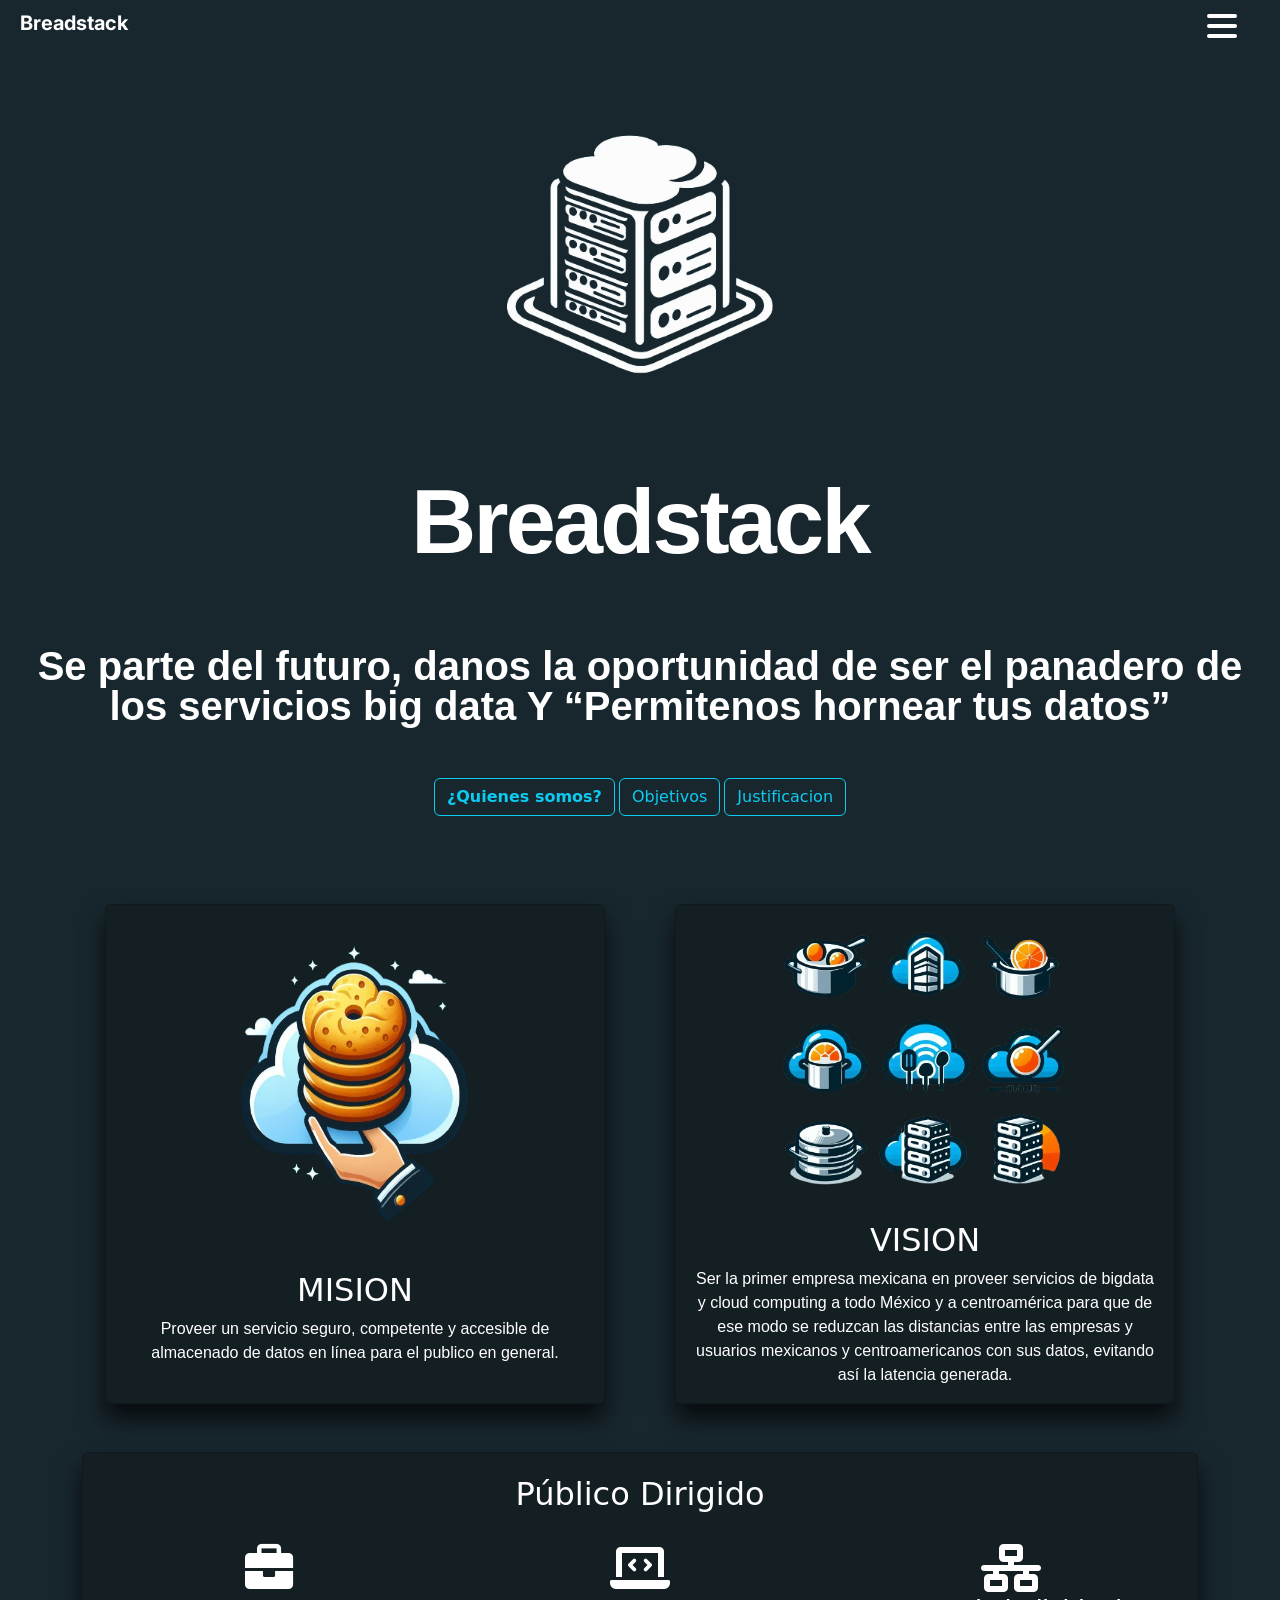
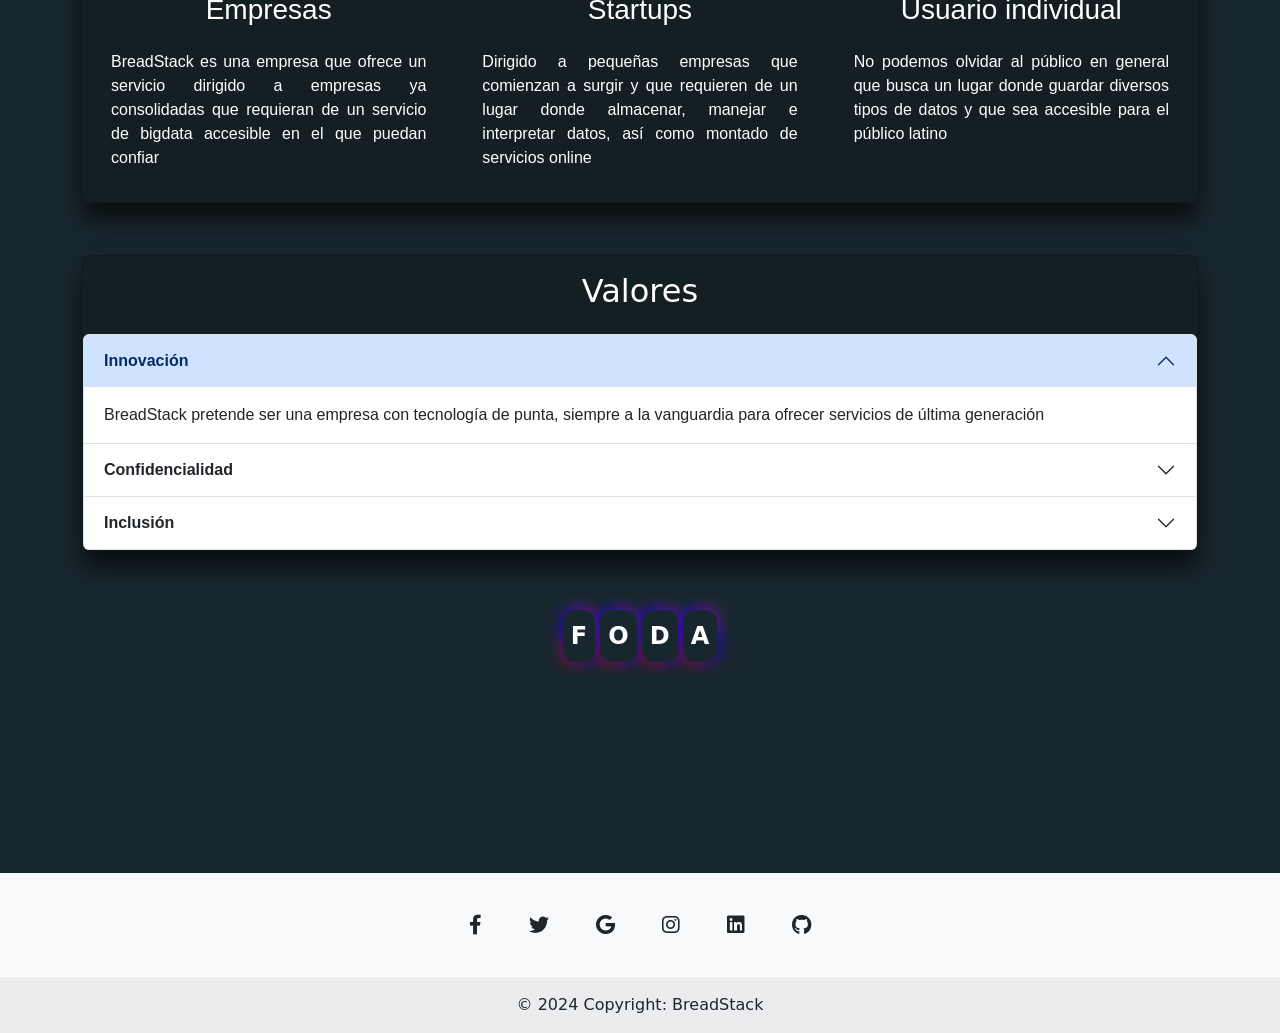
<file: index.html>
<!DOCTYPE html>
<html lang="es-mx">

<head>
    <meta charset="UTF-8">
    <meta name="viewport" content="width=device-width, initial-scale=1.0">
    <title>Breadstack</title>
    <link rel="stylesheet" href="Bootstrap/bootstrap-5.3.0-dist/css/bootstrap.min.css">
    <link rel="stylesheet" href="styles/style.css">
    <link rel="preconnect" href="https://fonts.googleapis.com">
    <link rel="preconnect" href="https://fonts.gstatic.com" crossorigin>
    <link href="https://fonts.googleapis.com/css2?family=Inter:wght@100..900&display=swap" rel="stylesheet">
    <link href="https://cdnjs.cloudflare.com/ajax/libs/font-awesome/6.0.0/css/all.min.css" rel="stylesheet" />

</head>

<body>
    <header id="cabezal" class="container-fluid text-center">
        <div class="row p-2">
            <div class="col text-start">
                <p class="par">Breadstack</p>
            </div>
            <div class="col text-end position-relative">
                <div class="boton" id="boton">
                    <div class="linea"></div>
                    <div class="linea"></div>
                    <div class="linea"></div>
                </div>
            </div>
        </div>
    </header>
    <aside id="lateral" class="position-absolute end-0 ">
        <div class="container text-center">
            <div class="row pt-4">
                <div class="col">
                    <p class="par">Integrantes</p>
                </div>
            </div>
            <div class="row pt-4">
                <div class="col pt-2">
                    <ul class="list">
                        <li class="list-item">
                            <p class="pList">Alejandro Cruz Cruz</p>
                        </li>
                        <li class="list-item">
                            <p class="pList">Anael Guadalupe Del Carpio Zenteno</p>
                        </li>
                        <li class="list-item">
                            <p class="pList">Brithaly Jasmín Hernández Ramírez</p>
                        </li>
                        <li class="list-item">
                            <p class="pList">Heber Jafet Álvarez Ramírez</p>
                        </li>
                        <li class="list-item">
                            <p class="pList">Daniel Rincón Lazos</p>
                        </li>
                    </ul>
                </div>
            </div>
        </div>
    </aside>
    <section id="sub-head" class="container-fluid text-center">
        <div class="row">
            <div class="col">
                <img id="logoImg" src="logos/logo.png" style="width: 100%;">
            </div>
        </div>
        <div class="row">
            <div class="col">
                <h1 id="pulso">Breadstack</h1>
                <p class="description">Se parte del futuro, danos la oportunidad de ser el panadero de los servicios big
                    data
                    Y
                    “Permitenos hornear tus datos”</p>
            </div>
        </div>
    </section>
    <main>
        <div class="container pt-4">
            <div class="container align-items-center p-2 d-flex justify-content-center">
                <p class="d-inline-flex gap-1">
                    <button type="button" class="btn btn-outline-info btn-rounded" data-bs-toggle="collapse"
                        data-bs-target="#multiCollapseExampleMain" aria-expanded="false"
                        aria-controls="multiCollapseExample2" data-mdb-ripple-init
                        data-mdb-ripple-color="dark"><strong>¿Quienes somos?</strong></button>
                    <button type="button" class="btn btn-outline-info btn-rounded" data-bs-toggle="collapse"
                        data-bs-target="#multiCollapseExample1" aria-expanded="false"
                        aria-controls="multiCollapseExample2" data-mdb-ripple-init
                        data-mdb-ripple-color="dark">Objetivos</button>
                    <button type="button" class="btn btn-outline-info btn-rounded" data-bs-toggle="collapse"
                        data-bs-target="#multiCollapseExample2" aria-expanded="false"
                        aria-controls="multiCollapseExample2" data-mdb-ripple-init
                        data-mdb-ripple-color="dark">Justificacion</button>
                </p>
            </div>
            <div class="collapse multi-collapse" id="multiCollapseExampleMain">
                <div class="card card-body justify-content-center p-2 formato">
                    BreadStack es una empresa dedicada a proveer un servicio de almacenado en nube y soluciones
                    de centro de datos.
                    Nuestro enfoque está en proporcionar infraestructura TI (tecnologías de información)
                    eficientes, escalables y accesibles que le permitan a nuestros clientes adaptarse a la nueva
                    era del bigdata.
                </div>
            </div>
            <div class="container p-2"></div>
            <div class="row d-flex justify-content-center">
                <div class="col">
                    <div class="collapse multi-collapse" id="multiCollapseExample1">
                        <div class="card card-body d-flex justify-content-center formato">
                            <h3>General</h3>
                            Ser una empresa competente en el ámbito de almacenado y manipulado de datos.
                        </div>
                    </div>
                </div>
                <div class="col">
                    <div class="collapse multi-collapse" id="multiCollapseExample1">
                        <div class="card card-body d-flex justify-content-center">
                            <h3>Específicos</h3>
                            Construir una empresa con infraestructura de calidad para ofrecer servicios de calidad.
                        </div>
                    </div>
                </div>
                <div class="col">
                    <div class="collapse multi-collapse" id="multiCollapseExample2">
                        <div class="card card-body d-flex justify-content-center formato">
                            La empresa BreadStack nace para abordar la falta de servicios tecnológicos en el sureste de
                            México y América Central, ofreciendo soluciones de calidad y baja latencia para quienes
                            buscan
                            una opción confiable y eficiente en la región.
                        </div>
                    </div>
                </div>
            </div>
        </div>
        <div class="container">
            <div class="row text-center d-flex justify-content-center align-items-center">
                <div class="col">
                    <div class="pt-5 d-flex justify-content-center">
                        <div class="card steal"
                            style="width:500px;height: 500px; display: flex; align-items: center; justify-content: center;">
                            <img src="imagenes-breadstack/one.png" class="card-img-top"
                                style="width:  300px;height: 350px;">
                            <div class="card-body">
                                <h2>MISION</h2>
                                <p class="card-text formato">Proveer un servicio seguro, competente y accesible de
                                    almacenado de
                                    datos en línea para el publico en general.</p>
                            </div>
                        </div>
                    </div>
                </div>
                <div class="col">
                    <div class="pt-5 d-flex justify-content-center">
                        <div class="card steal"
                            style="width:500px;height: 500px; display: flex; align-items: center; justify-content: center;">
                            <img src="imagenes-breadstack/two.png" class="card-img-top"
                                style="width: 300px; height: 350px;">
                            <div class="card-body">
                                <h2>VISION</h2>
                                <p class="card-text formato">Ser la primer empresa mexicana en proveer servicios de
                                    bigdata y
                                    cloud computing a todo México y a centroamérica para que de ese modo se reduzcan las
                                    distancias entre las empresas y usuarios mexicanos y centroamericanos con sus datos,
                                    evitando así la latencia generada.</p>
                            </div>
                        </div>
                    </div>
                </div>
            </div>
        </div>
    </main>
    <div class="container pt-3">
    </div>
    <div class="container p-3"></div>
    <div class="container">
        <div class="card steal" style="align-items: center;">
            <h2 id="header-info">Público Dirigido</h2>
            <div class="container text-center formato">
                <div class="row align-items-start">
                    <div class="col">
                        <div class="align-items-center">
                            <i class="fas fa-briefcase fa-3x"></i>
                            <h3>Empresas</h3>
                        </div>
                        <div class="card-body">
                            <p class="card-text" style="text-align: justify;">BreadStack es una empresa que ofrece un
                                servicio dirigido a empresas ya
                                consolidadas que
                                requieran de un servicio de bigdata accesible en el que puedan confiar </p>
                        </div>
                    </div>
                    <div class="col">
                        <div class="align-items-center">
                            <i class="fas fa-laptop-code fa-3x"></i>
                            <h3>Startups</h3>
                        </div>
                        <div class="card-body">
                            <p class="card-text" style="text-align: justify;">Dirigido a pequeñas empresas que comienzan
                                a surgir y que requieren de
                                un lugar donde
                                almacenar, manejar e interpretar datos, así como montado de servicios online</p>
                        </div>
                    </div>
                    <div class="col">
                        <div class="    align-items-center">
                            <i class="fas fa-network-wired fa-3x"></i>
                            <h3>Usuario individual</h3>
                        </div>
                        <div class="card-body">
                            <p class="card-text" style="text-align: justify;">No podemos olvidar al público en
                                general que busca un lugar donde
                                guardar diversos tipos de
                                datos y que sea accesible para el público latino
                            </p>
                        </div>
                    </div>
                </div>
            </div>
            <div class="container p-2"></div>
        </div>
    </div>
    <div class="separacion"></div>
    <div class="container">
        <div class="card steal">
            <div class="container p-3">
                <h2 style="text-align: center;">Valores</h2>
            </div>
            <div class="accordion formato" id="accordionExample">
                <div class="accordion-item">
                    <h2 class="accordion-header">
                        <button class="accordion-button" type="button" data-bs-toggle="collapse"
                            data-bs-target="#collapseOne" aria-expanded="true" aria-controls="collapseOne">
                            <strong>Innovación</strong>
                        </button>
                    </h2>
                    <div id="collapseOne" class="accordion-collapse collapse show" data-bs-parent="#accordionExample">
                        <div class="accordion-body">
                            BreadStack pretende ser una empresa con tecnología de punta, siempre a la vanguardia para
                            ofrecer servicios de última generación
                        </div>
                    </div>
                </div>
                <div class="accordion-item">
                    <h2 class="accordion-header">
                        <button class="accordion-button collapsed" type="button" data-bs-toggle="collapse"
                            data-bs-target="#collapseTwo" aria-expanded="false" aria-controls="collapseTwo">
                            <strong>Confidencialidad</strong>
                        </button>
                    </h2>
                    <div id="collapseTwo" class="accordion-collapse collapse" data-bs-parent="#accordionExample">
                        <div class="accordion-body">
                            La empresa se compromete a respetar la información que se almacenará en los servidores de
                            BreadStack, de este modo podemos asegurar un servicio seguro y confidencial para cada
                            cliente.
                        </div>
                    </div>
                </div>
                <div class="accordion-item">
                    <h2 class="accordion-header">
                        <button class="accordion-button collapsed" type="button" data-bs-toggle="collapse"
                            data-bs-target="#collapseThree" aria-expanded="false" aria-controls="collapseThree">
                            <strong>Inclusión</strong>
                        </button>
                    </h2>
                    <div id="collapseThree" class="accordion-collapse collapse" data-bs-parent="#accordionExample">
                        <div class="accordion-body">
                            La empresa se compromete a hacer que todas las instalaciones sean accesibles para todas las
                            personas sin importar sus condiciones.
                        </div>
                    </div>
                </div>
            </div>
        </div>
    </div>
    <div class="separacion"></div>
    <div class="container p-2">
        <div class="container d-flex justify-content-center">
            <p>
                <button class="btn btn-primary steel p-2" type="button" data-bs-toggle="collapse" id="magico"
                    data-bs-target="#collapseWidthExample" aria-expanded="false" aria-controls="collapseWidthExample">
                    <strong>F</strong>
                </button>
                <button class="btn btn-primary steel p-2" type="button" data-bs-toggle="collapse" id="magico"
                    data-bs-target="#collapseWidthExample1" aria-expanded="false" aria-controls="collapseWidthExample">
                    <strong>O</strong>
                </button>
                <button class="btn btn-primary steel p-2" type="button" data-bs-toggle="collapse" id="magico"
                    data-bs-target="#collapseWidthExample2" aria-expanded="false" aria-controls="collapseWidthExample">
                    <strong>D</strong>
                </button>
                <button class="btn btn-primary steel p-2" type="button" data-bs-toggle="collapse" id="magico"
                    data-bs-target="#collapseWidthExample3" aria-expanded="false" aria-controls="collapseWidthExample">
                    <strong>A</strong>
                </button>
            </p>
        </div>
        <div class="d-flex flex-column flex-md-row justify-content-center p-2">
            <div class="d-flex flex-column align-items-center mb-2 mb-md-0" style="min-height: 100px;">
                <div class="collapse collapse-horizontal" id="collapseWidthExample">
                    <div class="card card-body steal m-2" style="width: 300px;">
                        <ul>
                            <li>Atender diferentes complejidades.</li>
                            <li>Estaremos en el mercado local.</li>
                            <li>Tener alianzas estratégicas.</li>
                            <li>Beneficios al cliente (alojamiento robusto).</li>
                        </ul>
                    </div>
                </div>
            </div>
            <div class="mb-2 mb-md-0" style="min-height: 120px;">
                <div class="collapse collapse-horizontal" id="collapseWidthExample1">
                    <div class="card card-body steal m-2" style="width: 300px;">
                        <ul>
                            <li>Contar con personal con talento emergente.</li>
                            <li>Capacitación continua a los trabajadores.</li>
                            <li>Crecimiento en el negocio de nuestro país.</li>
                            <li>Uso de la nube como una herramienta de apoyo.</li>
                        </ul>
                    </div>
                </div>
            </div>
            <div class="mb-2 mb-md-0" style="min-height: 120px;">
                <div class="collapse collapse-horizontal" id="collapseWidthExample2">
                    <div class="card card-body steal m-2" style="width: 300px;">
                        <ul>
                            <li>Falta de recursos economicos.</li>
                            <li>Falta de conocimiento en ventas.</li>
                            <li>Falta de conocimiento en cuestiones legales y financieras.</li>
                            <li>Falta de posicionamiento.</li>
                        </ul>
                    </div>
                </div>
            </div>
            <div style="min-height: 120px;">
                <div class="collapse collapse-horizontal" id="collapseWidthExample3">
                    <div class="card card-body steal m-2" style="width: 300px;">
                        <ul>
                            <li>Atributos de calidad de las empresas ya posicionadas y de calidad.</li>
                        </ul>
                    </div>
                </div>
            </div>
        </div>
    </div>
    <div class="separacion"></div>
    <footer class="text-center bg-body-tertiary" style="background-color: rgb(20,31,36);">
        <!-- Grid container -->
        <div class="container pt-4">
            <!-- Section: Social media -->
            <section class="mb-4">
                <!-- Facebook -->
                <a data-mdb-ripple-init class="btn btn-link btn-floating btn-lg text-body m-1" href="#!" role="button"
                    data-mdb-ripple-color="dark"><i class="fab fa-facebook-f"></i></a>

                <!-- Twitter -->
                <a data-mdb-ripple-init class="btn btn-link btn-floating btn-lg text-body m-1" href="#!" role="button"
                    data-mdb-ripple-color="dark"><i class="fab fa-twitter"></i></a>

                <!-- Google -->
                <a data-mdb-ripple-init class="btn btn-link btn-floating btn-lg text-body m-1" href="#!" role="button"
                    data-mdb-ripple-color="dark"><i class="fab fa-google"></i></a>

                <!-- Instagram -->
                <a data-mdb-ripple-init class="btn btn-link btn-floating btn-lg text-body m-1" href="#!" role="button"
                    data-mdb-ripple-color="dark"><i class="fab fa-instagram"></i></a>

                <!-- Linkedin -->
                <a data-mdb-ripple-init class="btn btn-link btn-floating btn-lg text-body m-1" href="#!" role="button"
                    data-mdb-ripple-color="dark"><i class="fab fa-linkedin"></i></a>
                <!-- Github -->
                <a data-mdb-ripple-init class="btn btn-link btn-floating btn-lg text-body m-1" href="#!" role="button"
                    data-mdb-ripple-color="dark"><i class="fab fa-github"></i></a>
            </section>
            <!-- Section: Social media -->
        </div>
        <!-- Grid container -->

        <!-- Copyright -->
        <div class="text-center p-3" style="background-color: rgba(0, 0, 0, 0.05);">
            © 2024 Copyright:
            <a class="text-body">BreadStack</a>
        </div>
        <!-- Copyright -->
    </footer>
    <script src="scripts/main.js"></script>
    <script src="Bootstrap/bootstrap-5.3.0-dist/js/bootstrap.min.js"></script>
    <script src="Js/code.jquery.com_jquery-3.7.0.min.js"></script>
</body>

</html>
</file>
<file: styles/style.css>
:root {
    --principalColor: rgb(24, 39, 46);
}

body {
    background-color: var(--principalColor);
}

#cabezal .par {
    font-weight: bold;
    font-family: 'Inter';
    font-size: 20px;
    color: white;
}

h1 {
    font-weight: bold;
    font-family: 'Inter';
    color: white;
    font-size: 3em;
}

.boton {
    width: 35px;
    height: 35px;
    position: absolute;
    right: 5%;
    cursor: pointer;
}

.linea {
    width: 30px;
    height: 4px;
    background-color: white;
    margin: 6px;
    margin-left: 2px;
    border-radius: 200px;
}

.par {
    color: white;
    font-family: 'Inter';
    font-size: 28px;
    font-weight: bold;
}

.pList {
    color: white;
    font-size: 18px;
    font-size: 'Inter';
}

.list {
    list-style: none;
}

.list-item {
    text-decoration: none;
    margin-bottom: 30px;
}

#lateral {
    width: 60%;
    background-color: red;
    height: 75%;
    border-radius: 3% 3%;
    background-color: var(--principalColor);
    box-shadow: 5px 4px 20px 15px rgba(0, 0, 0, 0.252);
    display: none;
}

#lateral.activo {
    display: block;
}

@media (min-width:1200px) {
    #logoImg {
        width: 30% !important;
    }

    h1 {
        font-size: 6em;
        color: #ffffff;
        text-align: center;
        z-index: 1;
        -webkit-margin-before: 0;
        margin-block-start: 0;
        font-family: SF Pro Display, Helvetica Neue, sans-serif;
        font-size: 90px;
        font-weight: 600;
        letter-spacing: -2.8px;
        line-height: 167px;
    }

    #lateral {
        width: 30% !important;
    }
}

h1 {
    transition: transform 0.3s;
}

h1:hover {
    animation: pulse 1s infinite;
}

@keyframes pulse {
    0% {
        transform: scale(1);
    }

    50% {
        transform: scale(1.1);
    }

    100% {
        transform: scale(1);
    }
}

.description {
    color: #ffffff;
    font-family: SF Pro Display, Helvetica Neue, sans-serif;
    font-size: 40px;
    font-weight: 600;
    line-height: 40px;
    -webkit-margin-before: 40px;
    margin-block-start: 40px;
    -webkit-margin-after: 20px;
    margin-block-end: 20px;
    max-inline-size: 100%;
}

a {
    text-decoration: none;
}

.separacion {
    flex: auto;
    container: fluid;
    padding: 2%;
}

#header-info {
    padding: 2%;

}

.formato {
    font-family: SF Pro Display, Helvetica Neue, sans-serif;
}

#card {
    max-height: 50vh;
    /* Ajusta este valor a la altura que prefieras */
    overflow-y: auto;
    /* Permite el desplazamiento vertical */
}

.steal {
    background: rgb(20, 31, 36);
    box-shadow: 0px 15px 25px rgba(0, 0, 0, 0.7);
    color: #ffffff;
}


#magico {
    background-color:rgb(24, 39, 46);
    cursor: pointer;
    border: none;
    padding: 16px, 32px;
    color: #ffffff;
    font-size: 24px;
    font-weight: bold;
    position: relative;
    border-radius: 12px;

}

#magico::before {
    content: "";
    position: absolute;
    top: 0;
    left: 0;
    z-index: -1;
    height: 100%;
    width: 100%;
    background: linear-gradient(45deg,
            red, blue, deeppink, blue,
            red, blue, deeppink, blue);
    background-size: 800%;
    border-radius: 10px;
    filter: blur(8px);
    animation: glowing 20s linear infinite;

}

@keyframes glowing {
    0% {
        background-position: 0 0;

    }

    50% {
        background-position: 400% 0;
    }

    100% {
        background-position: 0 0;
    }
}
</file>
